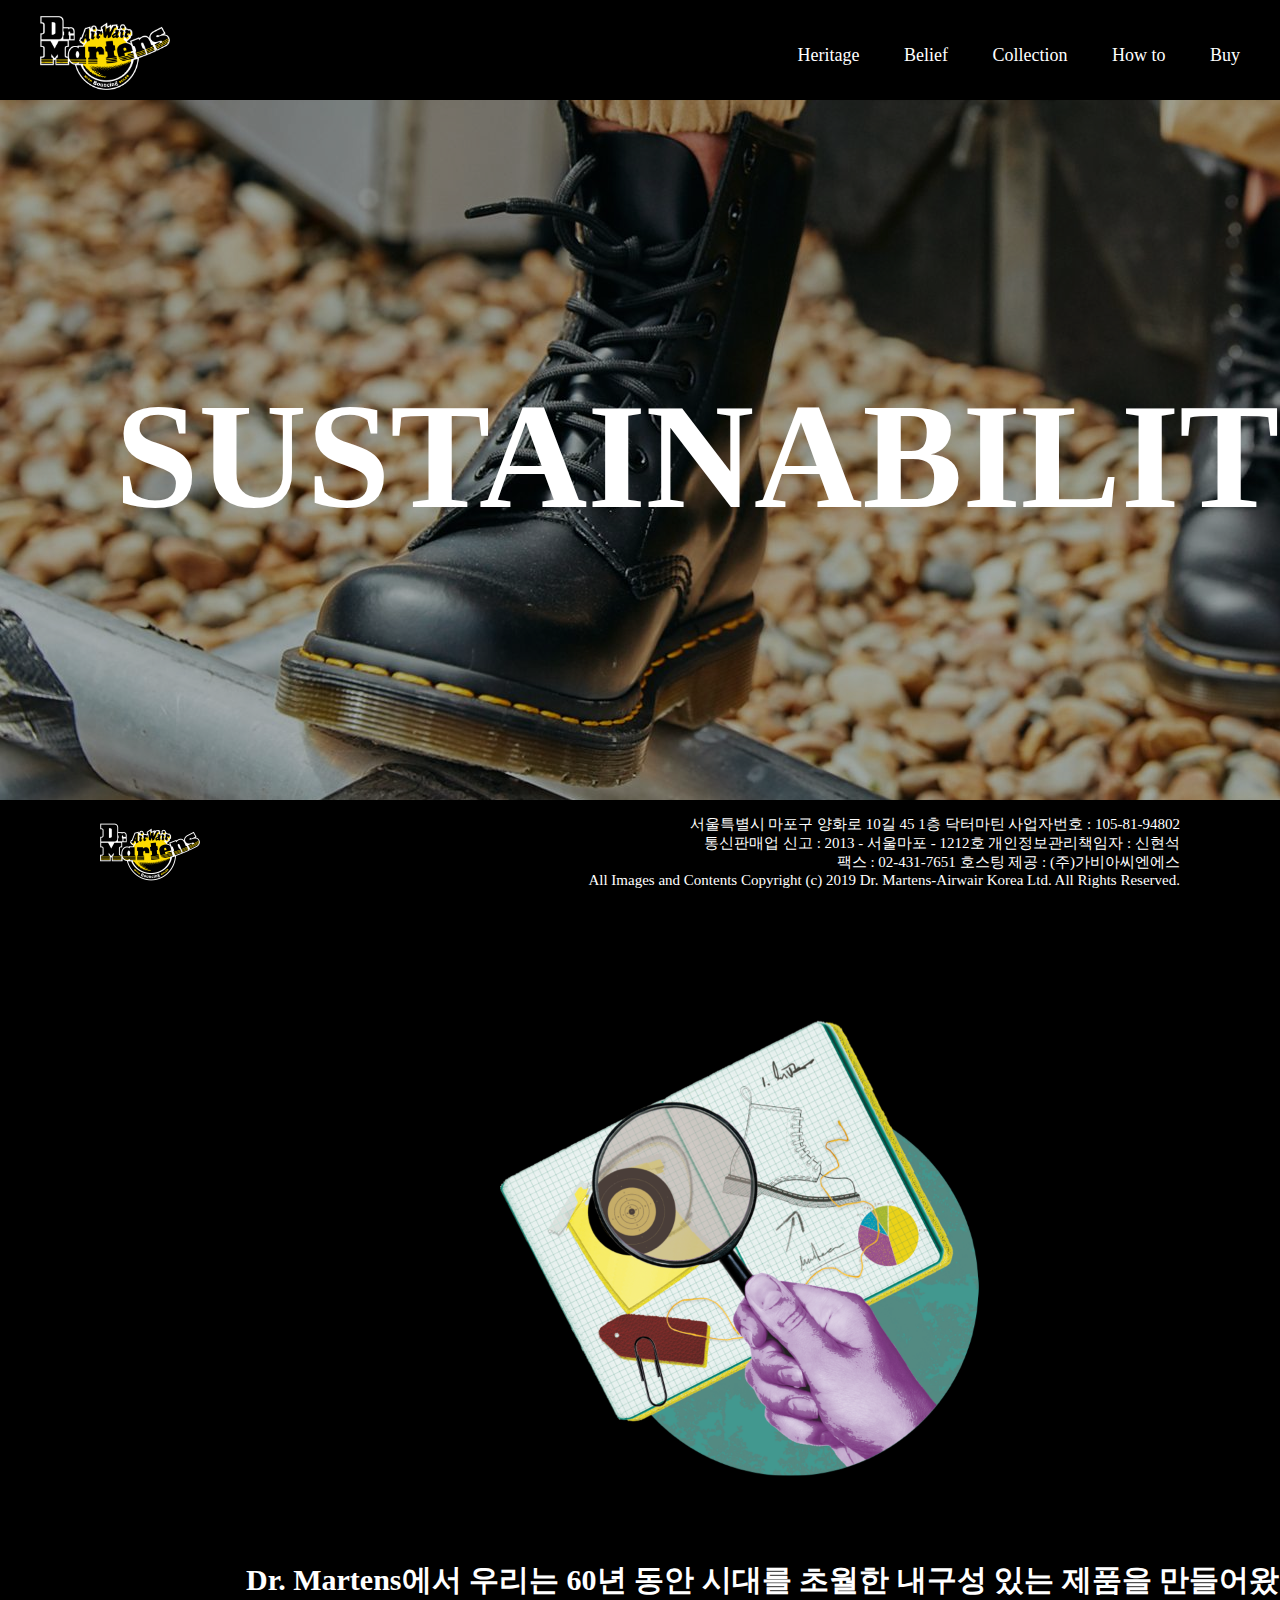
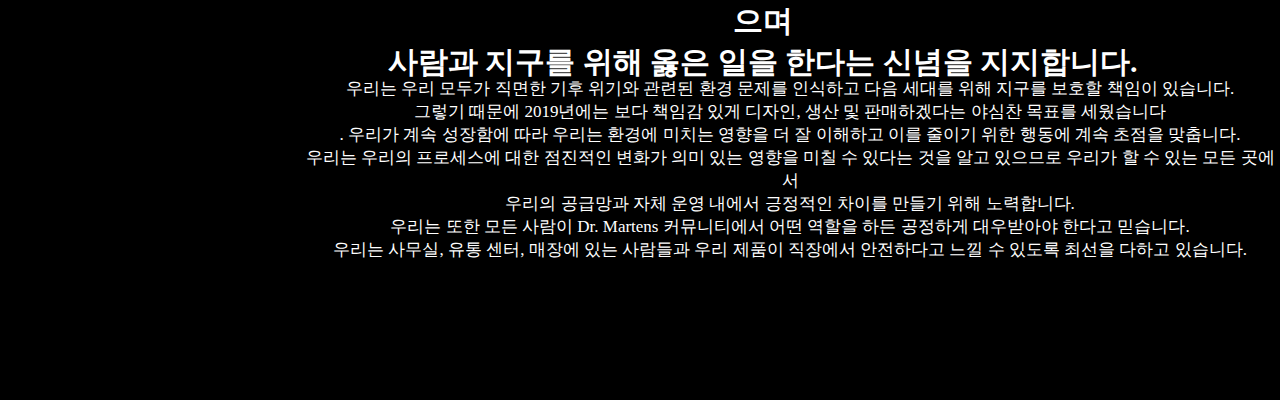
<file: Belief.html>
<!DOCTYPE html>
<html lang="en">
<head>
    <meta charset="UTF-8">
    <meta http-equiv="X-UA-Compatible" content="IE=edge">
    <meta name="viewport" content="width=device-width, initial-scale=1.0">
    <link rel="stylesheet" href="./css/header.css">
    <link rel="stylesheet" href="./css/style.css">
    <link rel="stylesheet" href="./css/footer.css">
    <title>Belief</title>
</head>
<body>
    <header>
        <div>
            <a href="index.html"><img src="./img/logo.png" width="130" style="top: -10px;"></a>
        </div>
        <ul>
            <a href="Heritage.html">
                <li>Heritage</li>
            </a>
            <a href="Belief.html">
                <li>Belief</li>
            </a>
            <a href="Collection.html">
                <li>Collection</li>
            </a>
            <a href="Howto.html">
                <li>How to</li>
            </a>
            <a href="buy.html">
                <li>Buy</li>
            </a>
        </ul>
    </header>

    <section>
        <div style="position: relative;">
            <div style="position:absolute; opacity: 70%;">
                <img src="./img/num11.jpg" alt="">
            </div>
                <p id="be1">SUSTAINABILITY</p>
        </div>

        <div id="be4" style="position:relative;">
            <div style="position:absolute; top:920px; left: 500px;">
                <img src="./img/num12.png" width="500">
            </div>
            <p id="be2">Dr. Martens에서 우리는 60년 동안 시대를 초월한 내구성 있는 제품을 만들어왔으며<br>
                 사람과 지구를 위해 옳은 일을 한다는 신념을 지지합니다.</p>
                 <p id="be3">우리는 우리 모두가 직면한 기후 위기와 관련된 환경 문제를 인식하고 다음 세대를 위해 지구를 보호할 책임이 있습니다.<br>그렇기 때문에 2019년에는 보다 책임감 있게 디자인, 생산 및 판매하겠다는 야심찬 목표를 세웠습니다<br>. 우리가 계속 성장함에 따라 우리는 환경에 미치는 영향을 더 잘 이해하고 이를 줄이기 위한 행동에 계속 초점을 맞춥니다.<br> 우리는 우리의 프로세스에 대한 점진적인 변화가 의미 있는 영향을 미칠 수 있다는 것을 알고 있으므로 우리가 할 수 있는 모든 곳에서<br> 우리의 공급망과 자체 운영 내에서 긍정적인 차이를 만들기 위해 노력합니다.<br>우리는 또한 모든 사람이 Dr. Martens 커뮤니티에서 어떤 역할을 하든 공정하게 대우받아야 한다고 믿습니다.<br>우리는 사무실, 유통 센터, 매장에 있는 사람들과 우리 제품이 직장에서 안전하다고 느낄 수 있도록 최선을 다하고 있습니다. </p>
        </div>
    </section>


    <footer> <!-- footer -->
        <div>
            <img src="./img/logo.png" width="100">
        </div>

        <div>
            <ul id="fot">
                <li>서울특별시 마포구 양화로 10길 45 1층 닥터마틴
                    사업자번호 : 105-81-94802</li>
                <li>통신판매업 신고 : 2013 - 서울마포 - 1212호
                    개인정보관리책임자 : 신현석
                </li>
                <li>팩스 : 02-431-7651
                    호스팅 제공 : (주)가비아씨엔에스</li>
                <li>All Images and Contents Copyright (c) 2019 Dr. Martens-Airwair Korea Ltd. All Rights Reserved.</li>
            </ul>
        </div>
    </footer>
</body>
</html>
</file>
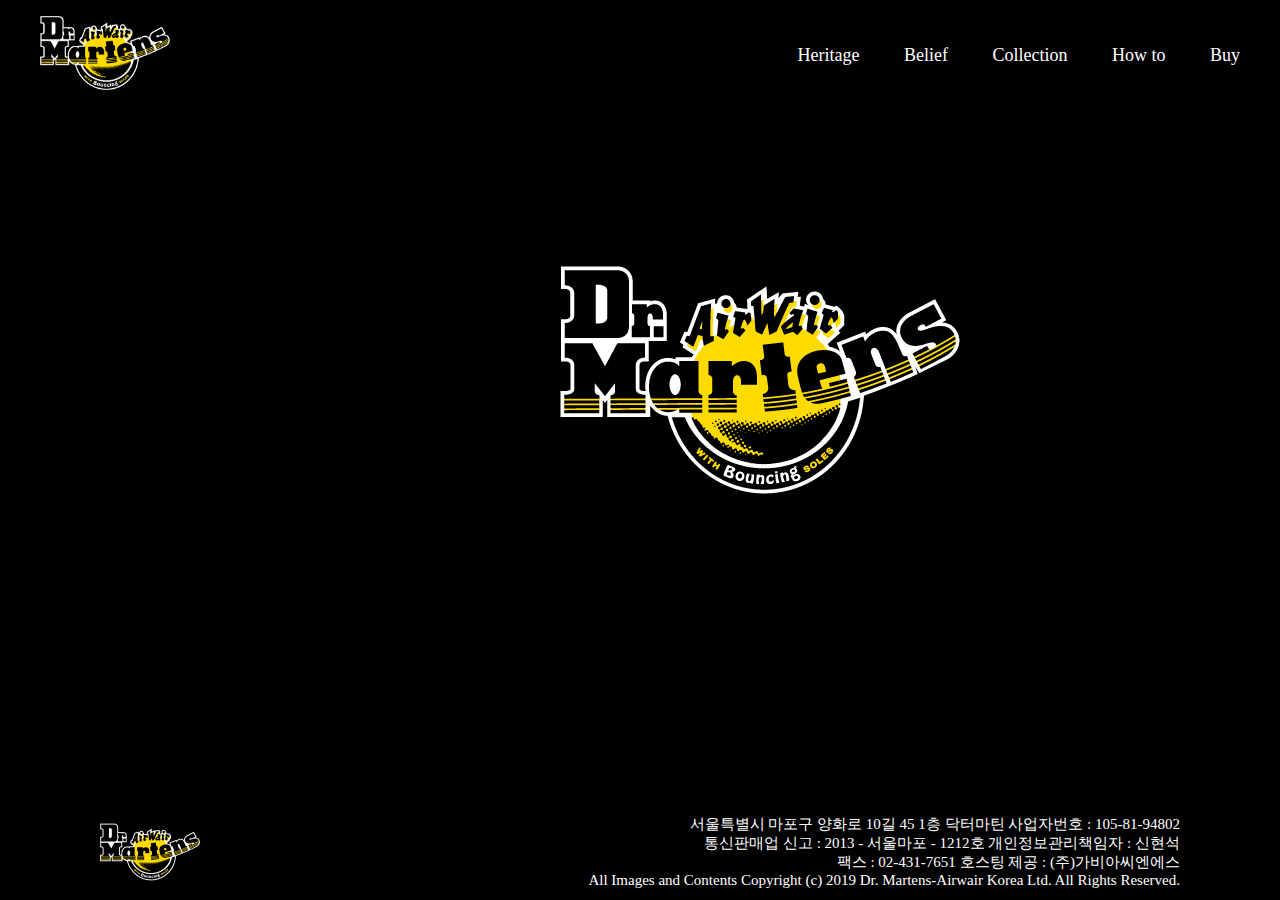
<file: buy.html>
<!DOCTYPE html>
<html lang="en">
<head>
    <meta charset="UTF-8">
    <meta http-equiv="X-UA-Compatible" content="IE=edge">
    <meta name="viewport" content="width=device-width, initial-scale=1.0">
    <link rel="stylesheet" href="./css/header.css">
    <link rel="stylesheet" href="./css/style.css">
    <link rel="stylesheet" href="./css/footer.css">
    <title>Buy</title>
    <style>
        .a img {
            transition: all 0.2s linear;
        }

        .a:hover img {
            transform: scale(1.2);
        }

    </style>
</head>
<body>
    <header>
        <div>
            <a href="index.html"><img src="./img/logo.png" width="130" style="top: -10px;"></a>
        </div>
        <ul>
            <a href="Heritage.html">
                <li>Heritage</li>
            </a>
            <a href="Belief.html">
                <li>Belief</li>
            </a>
            <a href="Collection.html">
                <li>Collection</li>
            </a>
            <a href="Howto.html">
                <li>How to</li>
            </a>
            <a href="buy.html">
                <li>Buy</li>
            </a>
        </ul>
    </header>

    <section>
        <div id="buy1" style="position:relative;"> 
            <div class="a" style="text-align: center; position: absolute; top: 80px; left:560px;">
            <a href="https://www.drmartens.co.kr/"><img src="./img/logo.png" alt=""></a>
        </div></div>
    </section>

    <footer> <!-- footer -->
        <div>
            <img src="./img/logo.png" width="100">
        </div>

        <div>
            <ul id="fot">
                <li>서울특별시 마포구 양화로 10길 45 1층 닥터마틴
                    사업자번호 : 105-81-94802</li>
                <li>통신판매업 신고 : 2013 - 서울마포 - 1212호
                    개인정보관리책임자 : 신현석
                </li>
                <li>팩스 : 02-431-7651
                    호스팅 제공 : (주)가비아씨엔에스</li>
                <li>All Images and Contents Copyright (c) 2019 Dr. Martens-Airwair Korea Ltd. All Rights Reserved.</li>
            </ul>
        </div>
    </footer>
</body>
</html>
</file>
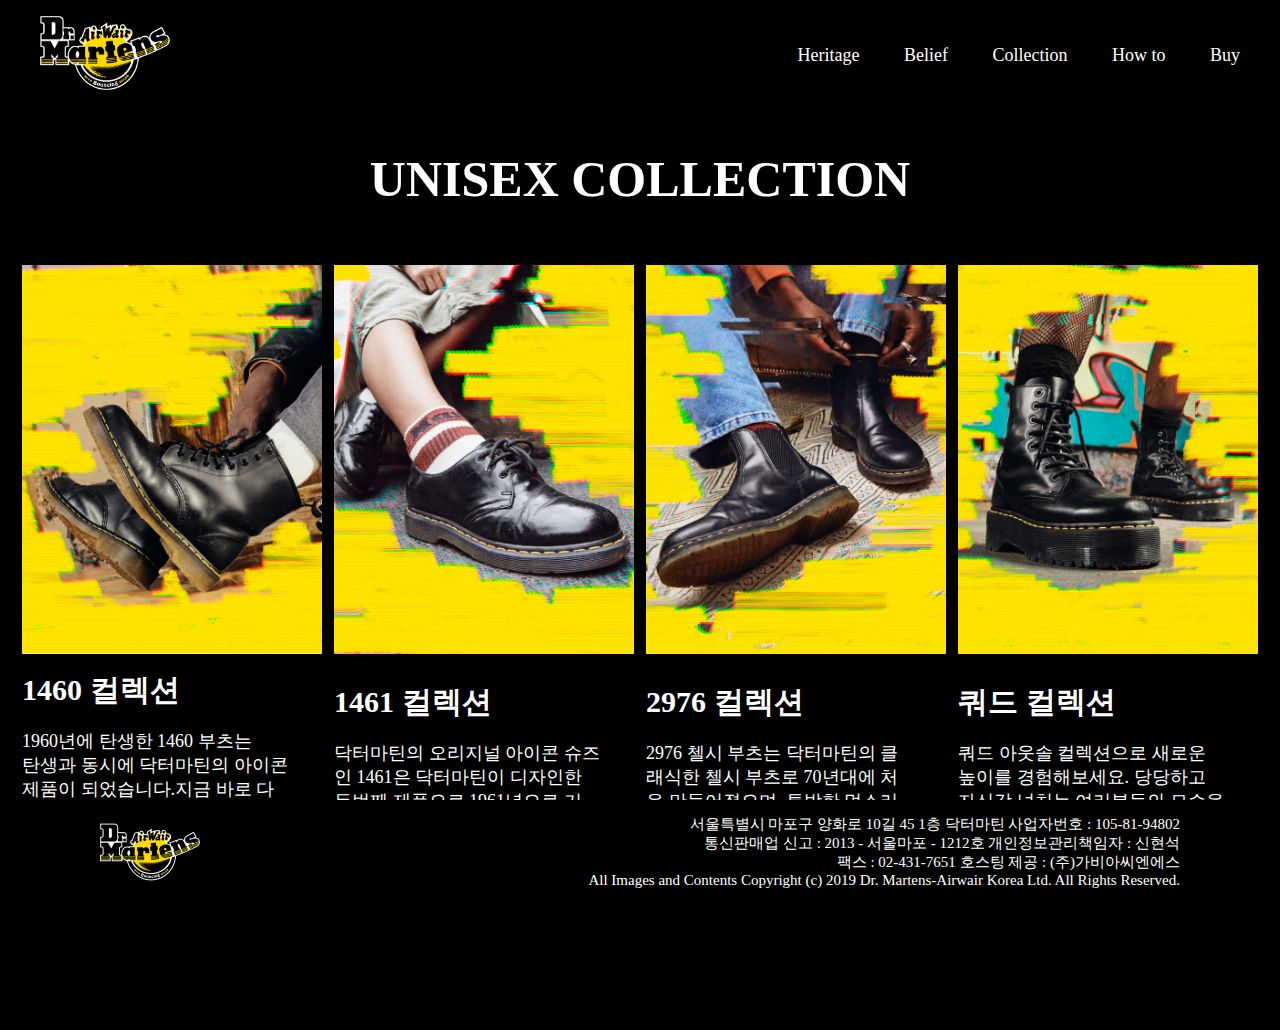
<file: Collection.html>
<!DOCTYPE html>
<html lang="en">

<head>
    <meta charset="UTF-8">
    <meta http-equiv="X-UA-Compatible" content="IE=edge">
    <meta name="viewport" content="width=device-width, initial-scale=1.0">
    <link rel="stylesheet" href="./css/header.css">
    <link rel="stylesheet" href="./css/style.css">
    <link rel="stylesheet" href="./css/footer.css">
    <title>Collection</title>
    <style>
        .a img {
            transition: all 0.2s linear;
        }

        .a:hover img {
            transform: scale(1.2);
        }

        .a {
            width: 300px;
            margin: 0px auto;
            overflow: hidden;
        }

        table {
            float: center;
            margin: 0 auto;
            padding: 0 auto;
        }
        
        td {
            padding: 5px;
        }
        
        span {
            font-size: 30px;
            font-weight: bold;
        }

        p {
            font-size: 18px;
        }

        section {
            width: 100%;
            height: 880px;
        }
    </style>
</head>

<body>
    <header>
        <div>
            <a href="index.html"><img src="./img/logo.png" width="130" style="top: -10px;"></a>
        </div>
        <ul>
            <a href="Heritage.html">
                <li>Heritage</li>
            </a>
            <a href="Belief.html">
                <li>Belief</li>
            </a>
            <a href="Collection.html">
                <li>Collection</li>
            </a>
            <a href="Howto.html">
                <li>How to</li>
            </a>
            <a href="buy.html">
                <li>Buy</li>
            </a>
        </ul>
    </header>

    <section>
        <p id="col1">UNISEX COLLECTION</p>
        <table>
            <tr>
                <td class="a"><a href="#"><img src="./img/num13.png" width="300"></a></td>
                <td class="a"><a href="#"><img src="./img/num14.png" width="300"></a></td>
                <td class="a"><a href="#"><img src="./img/num15.png" width="300"></a></td>
                <td class="a"><a href="#"><img src="./img/num16.png" width="300"></a></td>
            </tr>
            <tr>
                <td><span>1460 컬렉션</span><p>1960년에 탄생한 1460 부츠는<br>탄생과 동시에 닥터마틴의 아이콘<br>제품이 되었습니다.지금 바로 다<br>양한 컬러와 텍스처의 1460 부츠<br>를 만나보세요.</p></td>
                <td><span>1461 컬렉션</span><p>닥터마틴의 오리지널 아이콘 슈즈<br>인 1461은 닥터마틴이 디자인한<br> 두번째 제품으로 1961년으로 거<br>슬러 올라갑니다.</p></td>
                <td><span>2976 컬렉션</span><p>2976 첼시 부츠는 닥터마틴의 클<br>래식한 첼시 부츠로 70년대에 처<br>음 만들어졌으며, 투박한 멋스러<br>움을 지닌 제품입니다.</p></td>
                <td><span>쿼드 컬렉션</span><p>쿼드 아웃솔 컬렉션으로 새로운<br>높이를 경험해보세요. 당당하고<br>자신감 넘치는 여러분들의 모습을<br>기대합니다</p></td>
            </tr>
        </table>
    </section>

    <footer>
        <!-- footer -->
        <div>
            <img src="./img/logo.png" width="100">
        </div>

        <div>
            <ul id="fot">
                <li>서울특별시 마포구 양화로 10길 45 1층 닥터마틴
                    사업자번호 : 105-81-94802</li>
                <li>통신판매업 신고 : 2013 - 서울마포 - 1212호
                    개인정보관리책임자 : 신현석
                </li>
                <li>팩스 : 02-431-7651
                    호스팅 제공 : (주)가비아씨엔에스</li>
                <li>All Images and Contents Copyright (c) 2019 Dr. Martens-Airwair Korea Ltd. All Rights Reserved.</li>
            </ul>
        </div>
    </footer>
</body>

</html>
</file>
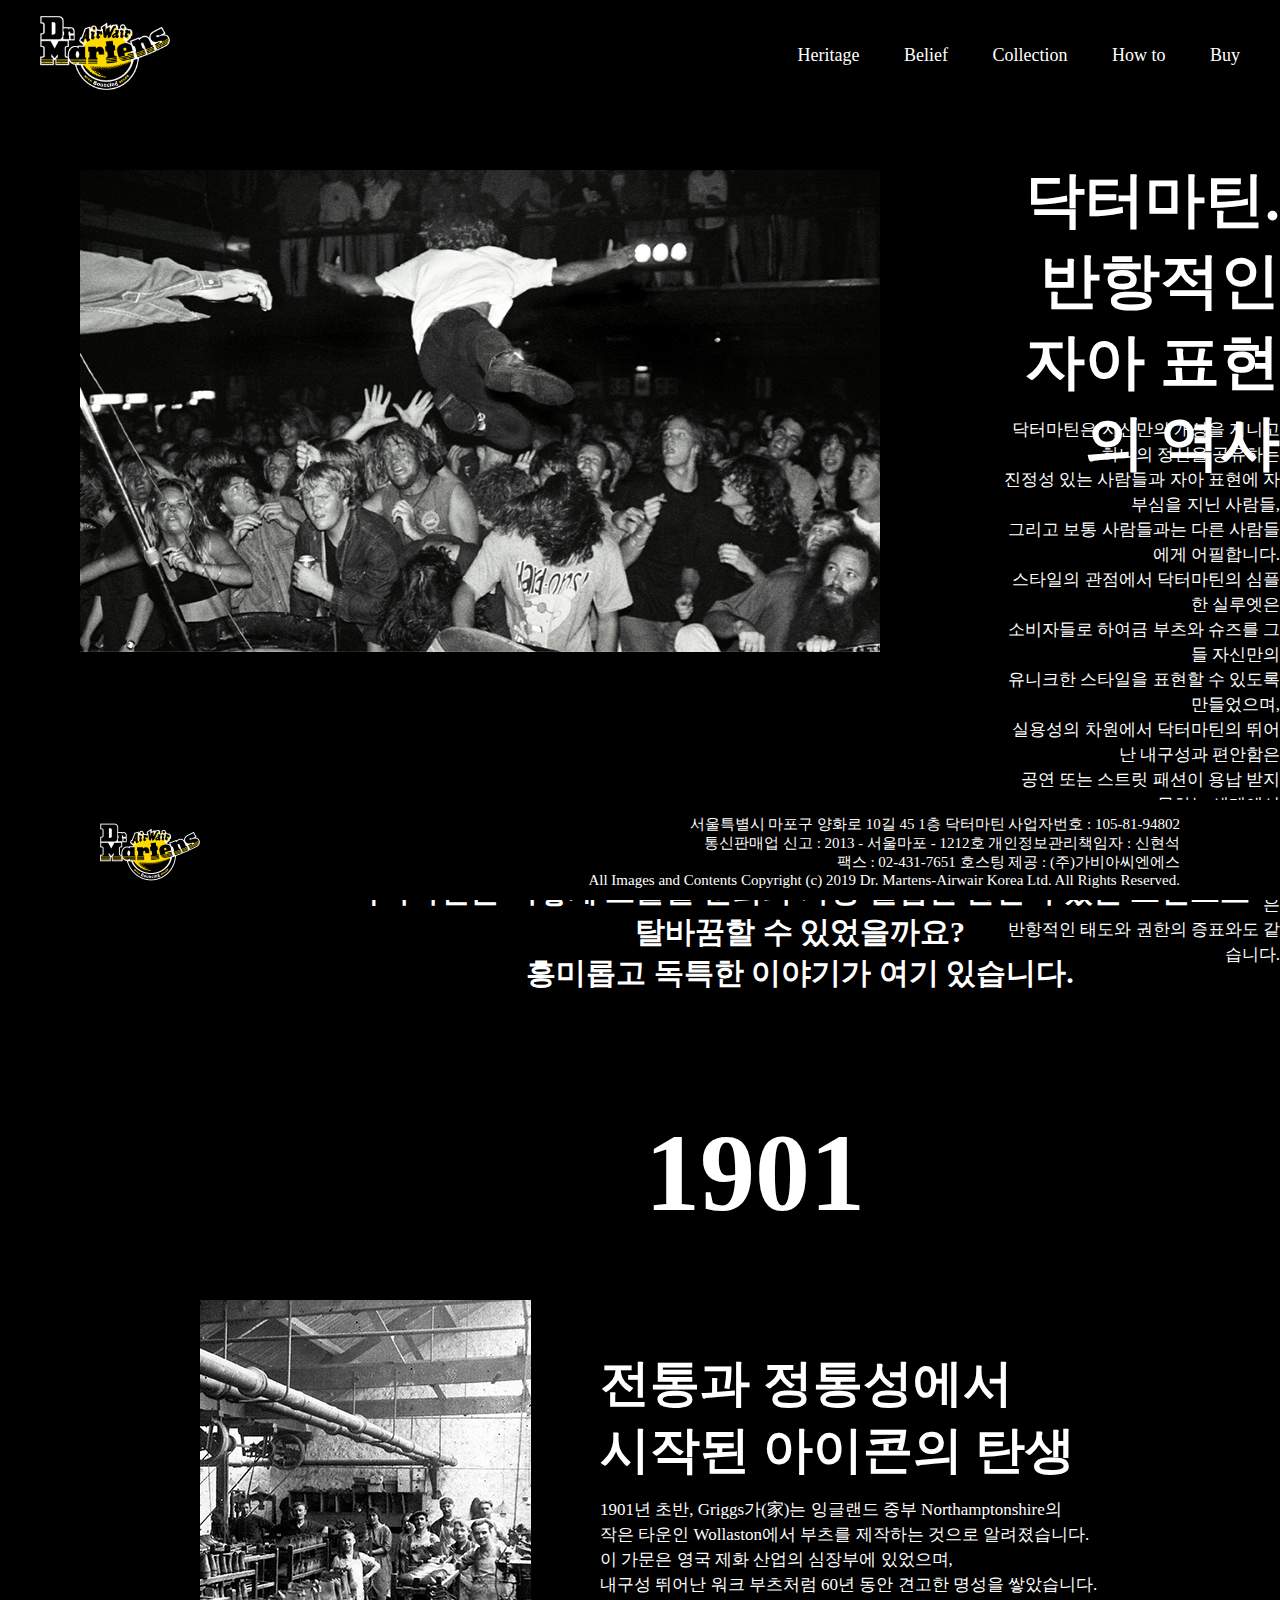
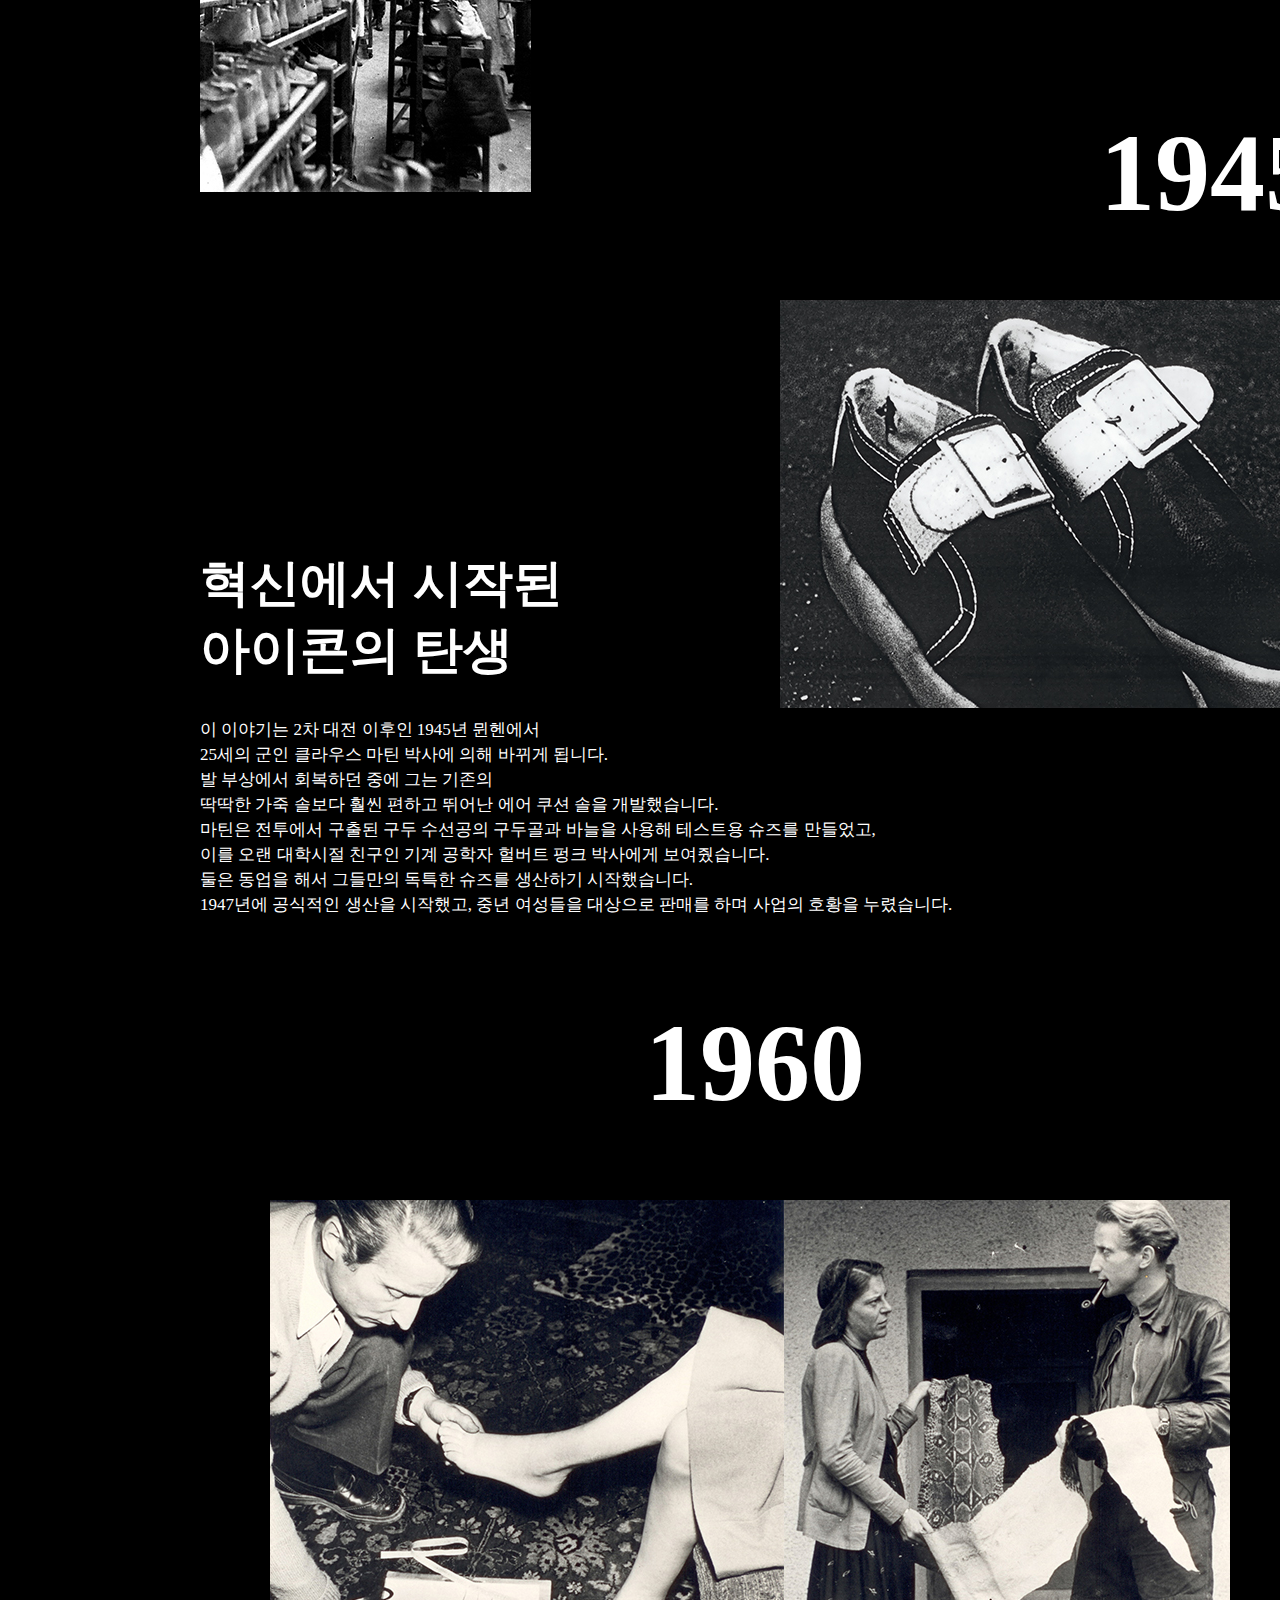
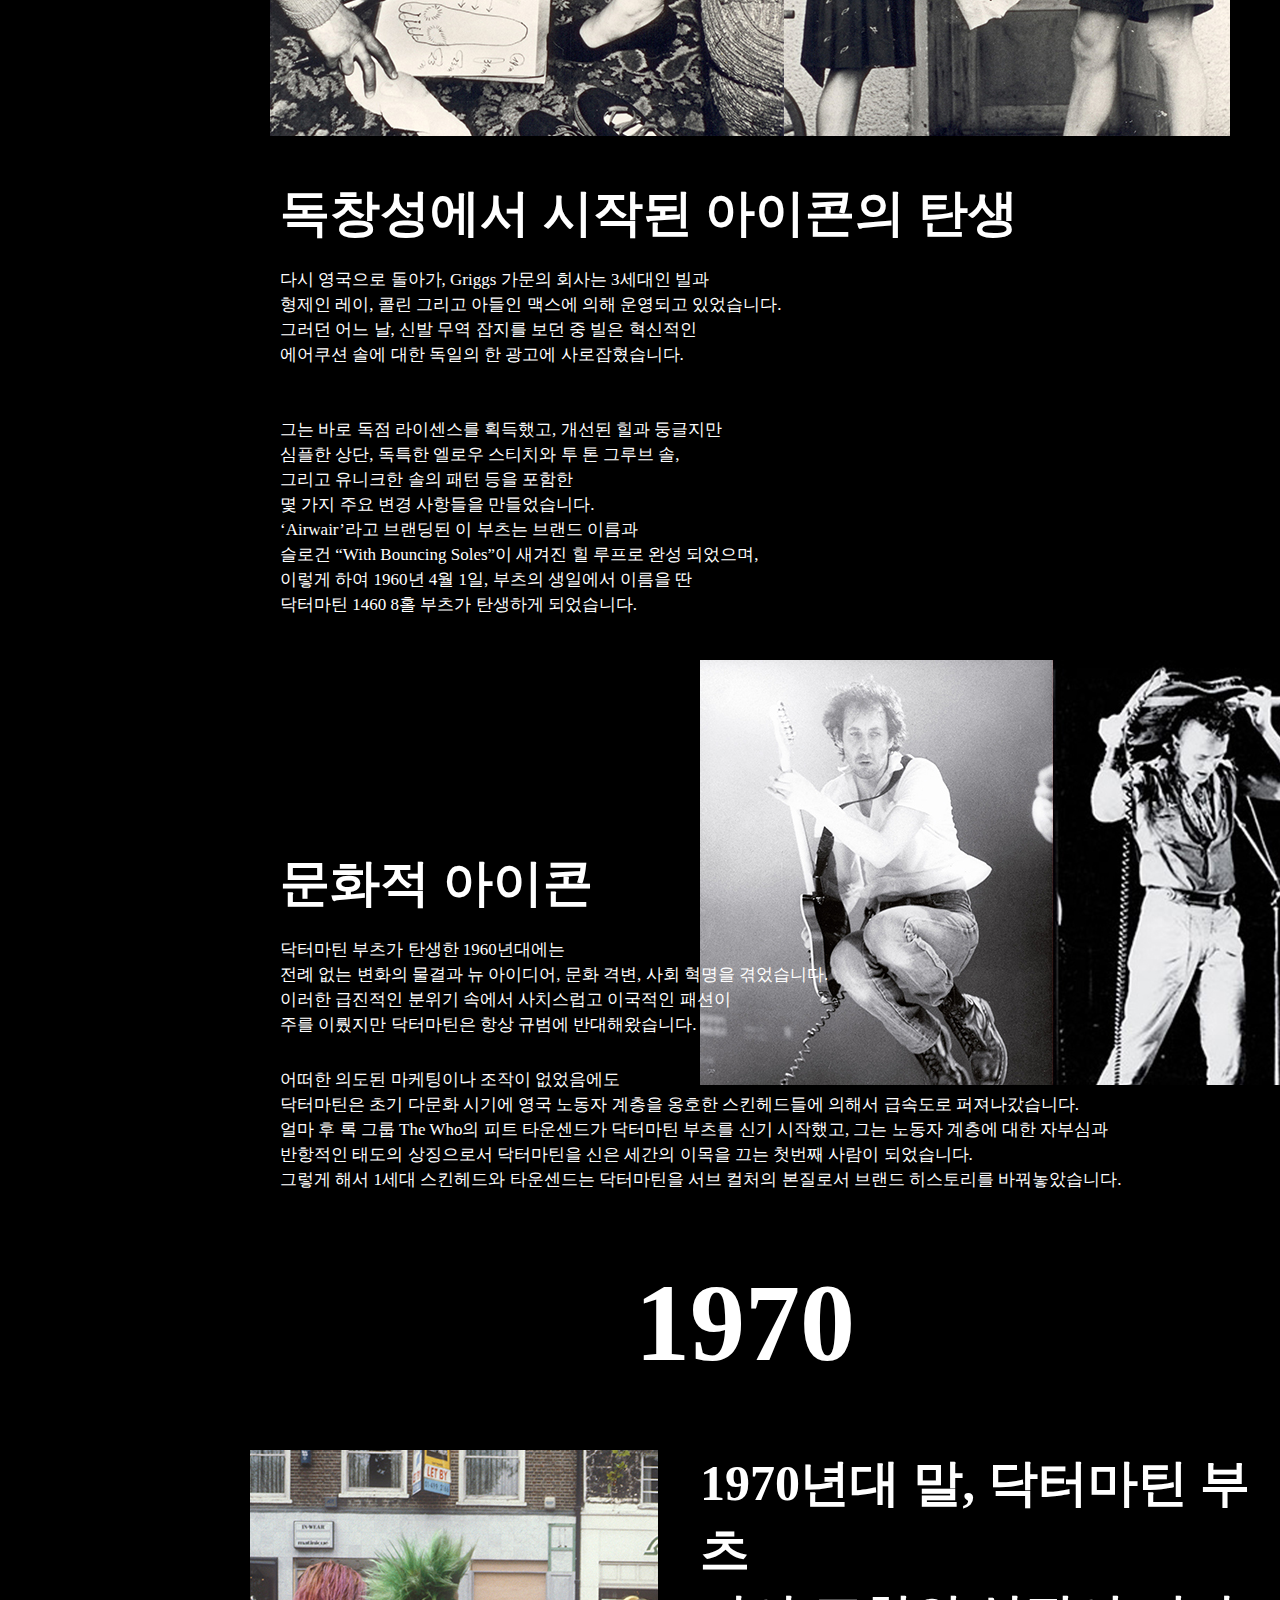
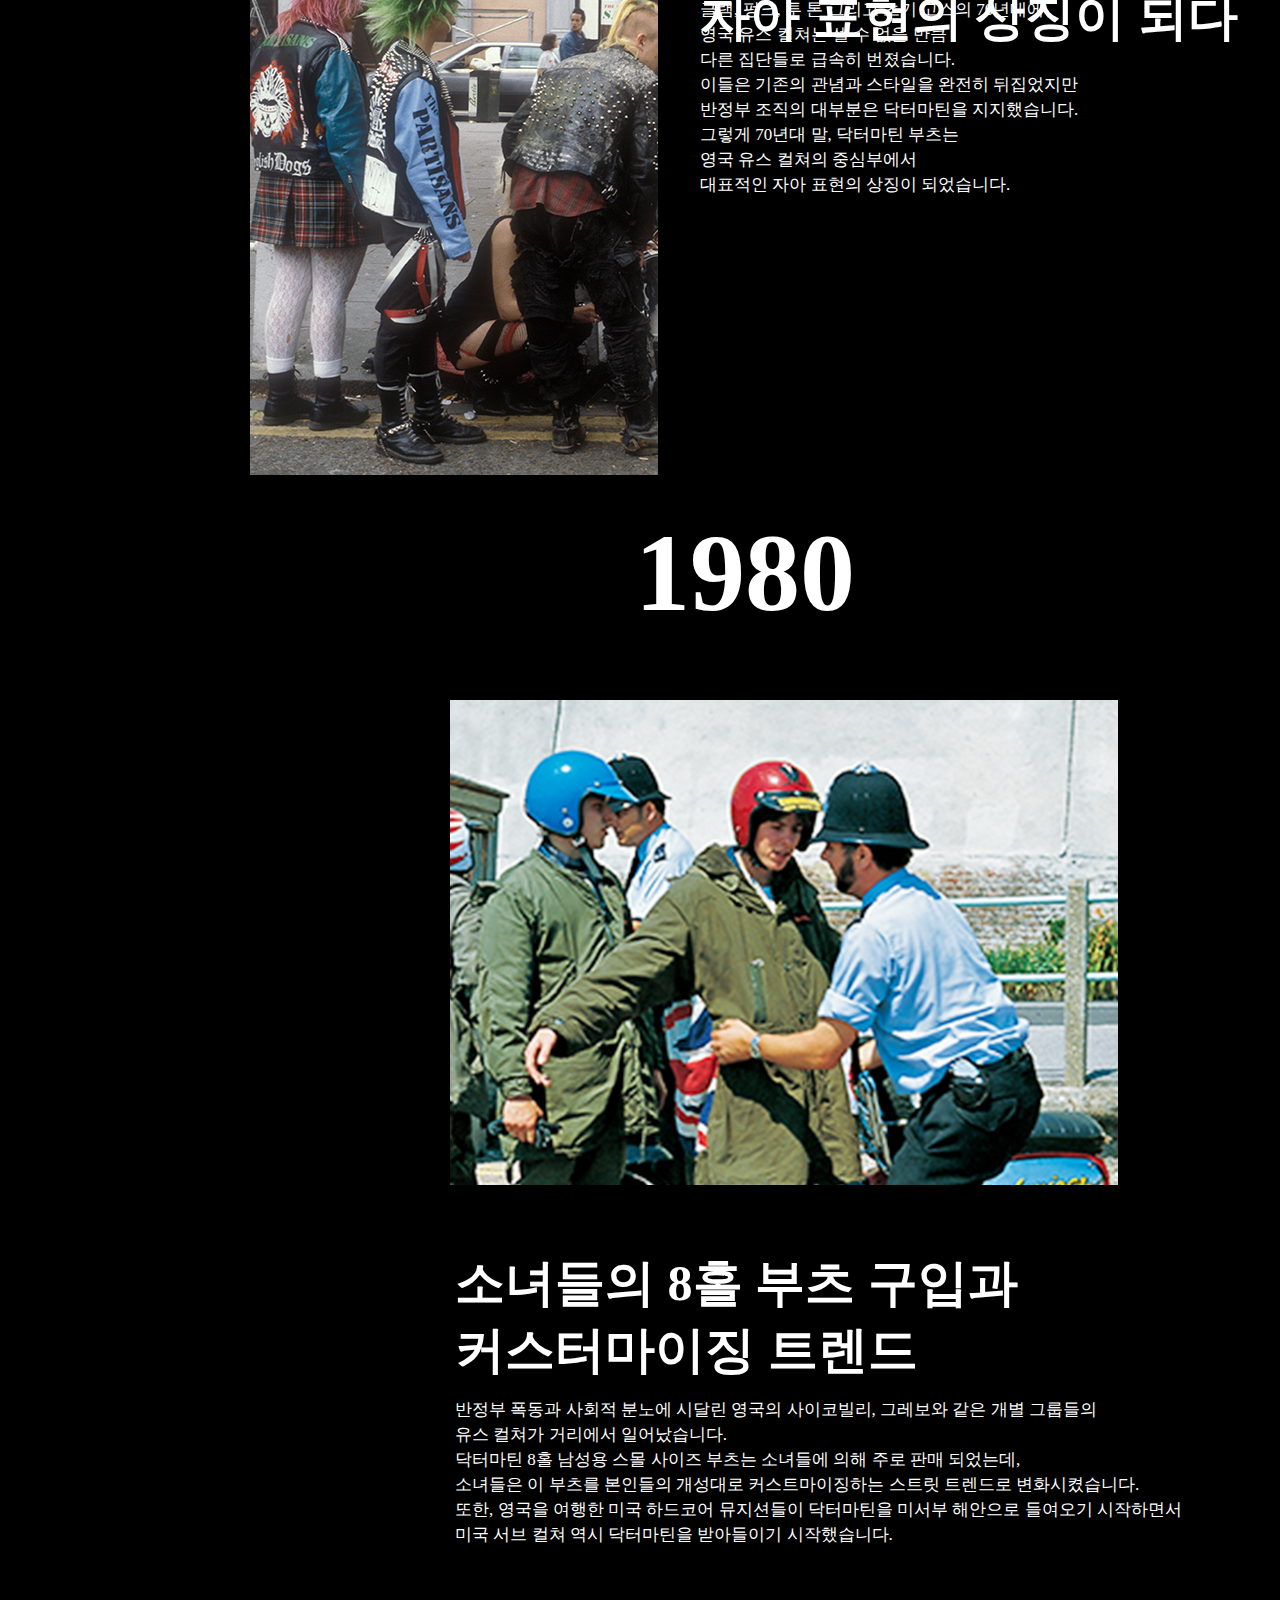
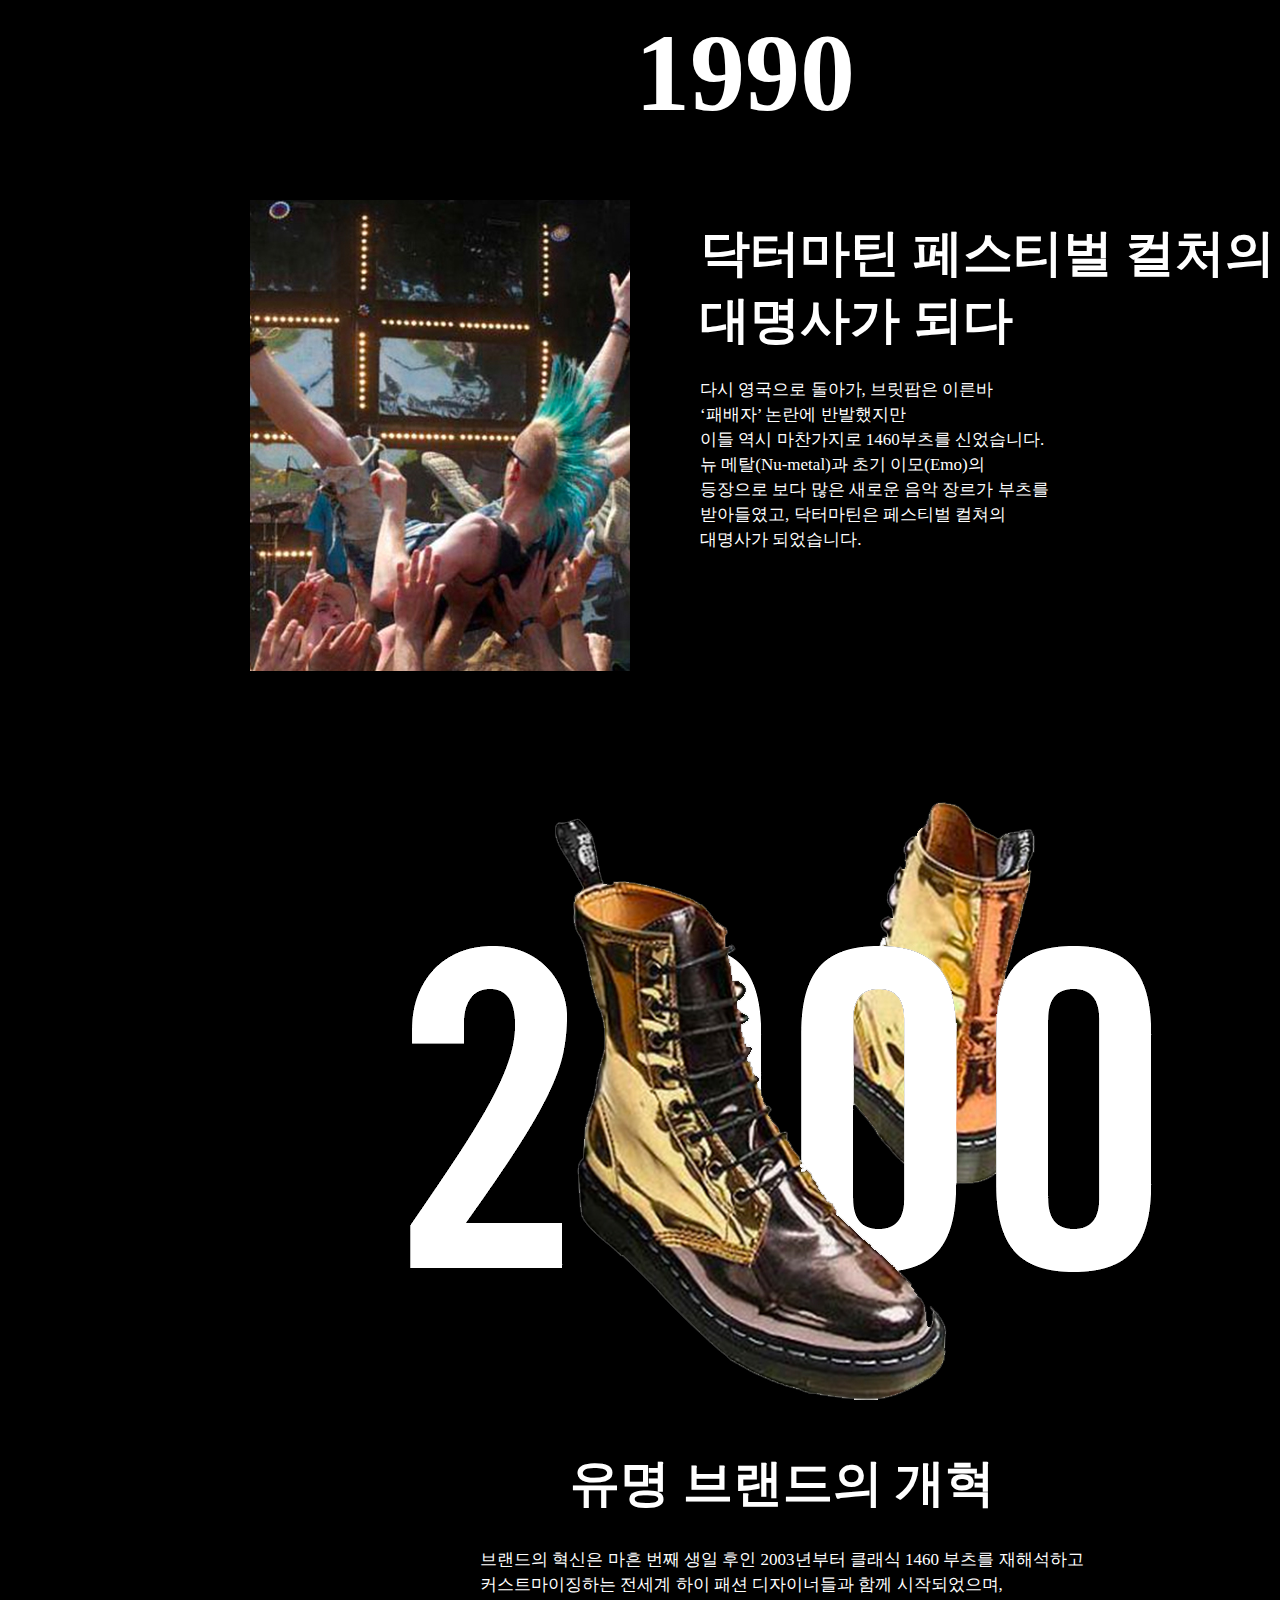
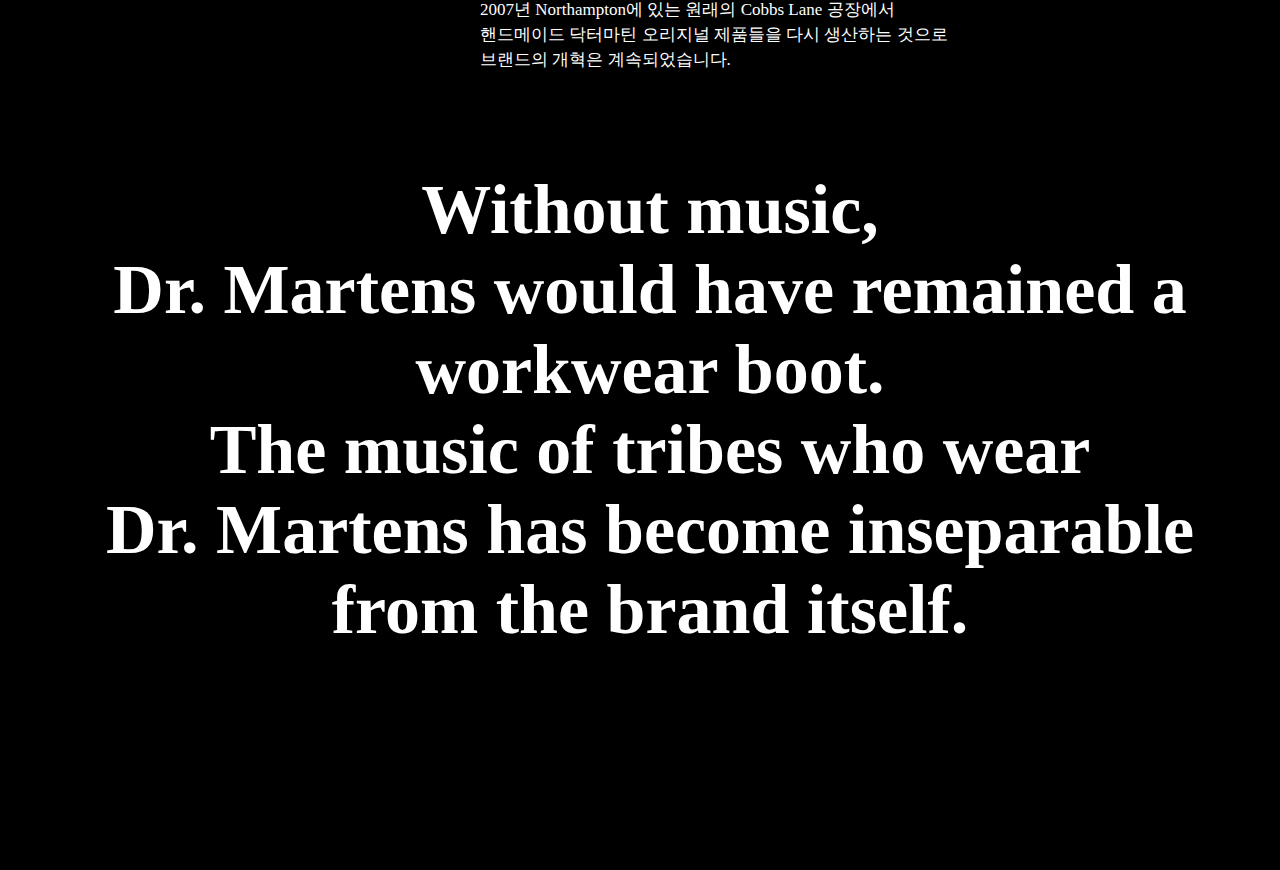
<file: Heritage.html>
<!DOCTYPE html>
<html lang="en">

<head>
    <meta charset="UTF-8">
    <meta http-equiv="X-UA-Compatible" content="IE=edge">
    <meta name="viewport" content="width=device-width, initial-scale=1.0">
    <link rel="stylesheet" href="./css/header.css">
    <link rel="stylesheet" href="./css/style.css">
    <link rel="stylesheet" href="./css/footer.css">
    <title>Heritage</title>
</head>

<body>
    <div class="wrap">
        <header>
            <div>
                <a href="index.html"><img src="./img/logo.png" width="130" style="top: -10px;"></a>
            </div>
            <ul>
                <a href="Heritage.html">
                    <li>Heritage</li>
                </a>
                <a href="Belief.html">
                    <li>Belief</li>
                </a>
                <a href="Collection.html">
                    <li>Collection</li>
                </a>
                <a href="Howto.html">
                    <li>How to</li>
                </a>
                <a href="buy.html">
                    <li>Buy</li>
                </a>
            </ul>
        </header> <!-- 헤더 -->

        <div style="position: relative;">
            <div style="position: absolute; text-align: left; left: 80px; top: 70px;">
                <img src="./img/num1.jpg" width="800">
            </div>

            <p id="heritage1">닥터마틴.<br>
                반항적인<br>
                자아 표현의 역사</p>

            <p id="heritage2">닥터마틴은 자신만의 개성을 지니고 하나의 정신을 공유하는<br>
                진정성 있는 사람들과 자아 표현에 자부심을 지닌 사람들,<br>
                그리고 보통 사람들과는 다른 사람들에게 어필합니다.<br>
                스타일의 관점에서 닥터마틴의 심플한 실루엣은<br>
                소비자들로 하여금 부츠와 슈즈를 그들 자신만의<br>
                유니크한 스타일을 표현할 수 있도록 만들었으며,<br>
                실용성의 차원에서 닥터마틴의 뛰어난 내구성과 편안함은<br>
                공연 또는 스트릿 패션이 용납 받지 못하는 세계에서<br>
                가장 이상적인 존재로 자리잡게 했습니다.<br>
                끝으로 감성적인 측면에서 닥터마틴은<br>
                반항적인 태도와 권한의 증표와도 같습니다.</p>

            <p id="heritage3">
                하지만 처음부터 이랬던 것은 아니었습니다.<br>
                닥터마틴은 어떻게 오늘날 문화와 가장 밀접한 관련이 있는 브랜드로<br>
                탈바꿈할 수 있었을까요?<br>
                흥미롭고 독특한 이야기가 여기 있습니다.<br>
            </p>
        </div>

        <div style="position:relative;">
            <p id="heritage4">1901</p>
            <div style="position: absolute; top: 1200px; left: 200px;">
                <img src="./img/num2.jpg">
            </div>
            <p id="heritage5">
                전통과 정통성에서<br>
                시작된 아이콘의 탄생
            </p>
            <p id="heritage6">1901년 초반, Griggs가(家)는 잉글랜드 중부 Northamptonshire의<br>
                작은 타운인 Wollaston에서 부츠를 제작하는 것으로 알려졌습니다.<br>
                이 가문은 영국 제화 산업의 심장부에 있었으며,<br>
                내구성 뛰어난 워크 부츠처럼 60년 동안 견고한 명성을 쌓았습니다.<br></p>
        </div>

        <div style="position:relative;">
            <p id="heritage7">1945</p>
            <div style="position: absolute; top: 1800px; left: 780px;">
                <img src="./img/num3.jpg">
            </div>
            <p id="heritage8">
                혁신에서 시작된<br>
                아이콘의 탄생
            </p>
            <p id="heritage9">이 이야기는 2차 대전 이후인 1945년 뮌헨에서 <br>25세의 군인 클라우스 마틴 박사에 의해 바뀌게 됩니다.<br>
                발 부상에서 회복하던 중에 그는 기존의 <br>딱딱한 가죽 솔보다 훨씬 편하고 뛰어난 에어 쿠션 솔을 개발했습니다.<br>
                마틴은 전투에서 구출된 구두 수선공의 구두골과 바늘을 사용해 테스트용 슈즈를 만들었고,<br>
                이를 오랜 대학시절 친구인 기계 공학자 헐버트 펑크 박사에게 보여줬습니다.<br>
                둘은 동업을 해서 그들만의 독특한 슈즈를 생산하기 시작했습니다.<br>
                1947년에 공식적인 생산을 시작했고, 중년 여성들을 대상으로 판매를 하며 사업의 호황을 누렸습니다.</p>
        </div>

        <div style="position:relative;">
            <p id="heritage10">1960</p>
            <div style="position: absolute; top: 2700px; left: 270px;">
                <img src="./img/num4.jpg" alt="">
        </div>
        <p id="heritage11">독창성에서 시작된
            아이콘의 탄생</p>
            <p id="heritage12">다시 영국으로 돌아가, Griggs 가문의 회사는 3세대인 빌과<br>
                형제인 레이, 콜린 그리고 아들인 맥스에 의해 운영되고 있었습니다.<br>
                그러던 어느 날, 신발 무역 잡지를 보던 중 빌은 혁신적인<br>
                에어쿠션 솔에 대한 독일의 한 광고에 사로잡혔습니다.</p>
            <p id="heritage13">그는 바로 독점 라이센스를 획득했고, 개선된 힐과 둥글지만<br>
                심플한 상단, 독특한 엘로우 스티치와 투 톤 그루브 솔,<br>
                그리고 유니크한 솔의 패턴 등을 포함한<br>
                몇 가지 주요 변경 사항들을 만들었습니다.<br>
                ‘Airwair’라고 브랜딩된 이 부츠는 브랜드 이름과<br>
                슬로건 “With Bouncing Soles”이 새겨진 힐 루프로 완성 되었으며,<br>이렇게 하여 1960년 4월 1일, 부츠의 생일에서 이름을 딴<br>
                닥터마틴 1460 8홀 부츠가 탄생하게 되었습니다.</p>
    </div>

    <div style="position: relative;">
        <div style="position: absolute; top: 3760px; left: 700px;">
            <img src="./img/num6.jpg" alt="">
        </div>
        <p id="heritage14">문화적 아이콘</p>
        <p id="heritage15">닥터마틴 부츠가 탄생한 1960년대에는 <br>전례 없는 변화의 물결과 뉴 아이디어, 문화 격변, 사회 혁명을 겪었습니다. <br>
            이러한 급진적인 분위기 속에서 사치스럽고 이국적인 패션이 <Br>주를 이뤘지만 닥터마틴은 항상 규범에 반대해왔습니다.</p>
            <p id="heritage16">어떠한 의도된 마케팅이나 조작이 없었음에도<br>
                닥터마틴은 초기 다문화 시기에 영국 노동자 계층을 옹호한 스킨헤드들에 의해서 급속도로 퍼져나갔습니다.<br>
                얼마 후 록 그룹 The Who의 피트 타운센드가 닥터마틴 부츠를 신기 시작했고, 그는 노동자 계층에 대한 자부심과<br>
                반항적인 태도의 상징으로서 닥터마틴을 신은 세간의 이목을 끄는 첫번째 사람이 되었습니다.<br>
                그렇게 해서 1세대 스킨헤드와 타운센드는 닥터마틴을 서브 컬처의 본질로서 브랜드 히스토리를 바꿔놓았습니다.</p>
    </div>

    <div style="position:relative;">
        <p id="heritage17">1970</p>
        <div style="position:absolute; top: 4550px; left: 250px;">
            <img src="./img/num7.jpg" alt="">
        </div>
        <p id="heritage18">1970년대 말, 닥터마틴 부츠<br>
            자아 표현의 상징이 되다</p>
            <p id="heritage19">글램, 펑크, 투 톤 그리고 초기 고스의 70년대에<br>
                영국 유스 컬쳐는 셀 수 없을 만큼<br>
                다른 집단들로 급속히 번졌습니다.<br>
                이들은 기존의 관념과 스타일을 완전히 뒤집었지만<br>
                반정부 조직의 대부분은 닥터마틴을 지지했습니다.<br>
                그렇게 70년대 말, 닥터마틴 부츠는<br>
                영국 유스 컬쳐의 중심부에서<br>
                대표적인 자아 표현의 상징이 되었습니다.</p>
    </div>

    <div style="position:relative;">
        <p id="heritage20">1980</p>
        <div style="position: absolute; top: 5400px; left: 450px;">
            <img src="./img/num8.jpg" alt="">
        </div>
        <p id="heritage21">소녀들의 8홀 부츠 구입과<br>
            커스터마이징 트렌드</p>
            <p id="heritage22">반정부 폭동과 사회적 분노에 시달린 영국의 사이코빌리, 그레보와 같은 개별 그룹들의<br>
                유스 컬쳐가 거리에서 일어났습니다.<br>
                닥터마틴 8홀 남성용 스몰 사이즈 부츠는 소녀들에 의해 주로 판매 되었는데,<br>
                소녀들은 이 부츠를 본인들의 개성대로 커스트마이징하는 스트릿 트렌드로 변화시켰습니다.<br>
                또한, 영국을 여행한 미국 하드코어 뮤지션들이 닥터마틴을 미서부 해안으로 들여오기 시작하면서<br>
                미국 서브 컬쳐 역시 닥터마틴을 받아들이기 시작했습니다.</p>
    </div>

    <div style="position:relative;">
        <p id="heritage23">1990</p>
        <div style="position:absolute; top: 6500px; left: 250px;">
            <img src="./img/num9.jpg" alt="">
        </div>
        <p id="heritage24">닥터마틴 페스티벌 컬처의<br>
            대명사가 되다</p>
            <p id="heritage25">다시 영국으로 돌아가, 브릿팝은 이른바<br>
                ‘패배자’ 논란에 반발했지만<br>
                이들 역시 마찬가지로 1460부츠를 신었습니다.<br>
                뉴 메탈(Nu-metal)과 초기 이모(Emo)의<br>
                등장으로 보다 많은 새로운 음악 장르가 부츠를<br>
                받아들였고, 닥터마틴은 페스티벌 컬쳐의<br>
                대명사가 되었습니다.</p>
    </div>

    <div style="position:relative;">
        <div style="position:absolute; top:7100px; left: 300px;">
            <img src="./img/num10.png" alt="">
        </div>
        <p id="heritage26">유명 브랜드의 개혁</p>
        <p id="heritage27">브랜드의 혁신은 마흔 번째 생일 후인 2003년부터 클래식 1460 부츠를 재해석하고<br>
            커스트마이징하는 전세계 하이 패션 디자이너들과 함께 시작되었으며,<Br>
            2007년 Northampton에 있는 원래의 Cobbs Lane 공장에서<br>
            핸드메이드 닥터마틴 오리지널 제품들을 다시 생산하는 것으로<br>
            브랜드의 개혁은 계속되었습니다.</p>
    </div>

    <div style="position:relative;">
        <p id="heritage28">Without music,<br>
            Dr. Martens would have remained a workwear boot.<br>
            The music of tribes who wear<br>
            Dr. Martens has become inseparable<br>
            from the brand itself.</p>
    </div>

    <div id="heritage29"></div>
    </div>
    <footer> <!-- footer -->
        <div>
            <img src="./img/logo.png" width="100">
        </div>

        <div>
            <ul id="fot">
                <li>서울특별시 마포구 양화로 10길 45 1층 닥터마틴
                    사업자번호 : 105-81-94802</li>
                <li>통신판매업 신고 : 2013 - 서울마포 - 1212호
                    개인정보관리책임자 : 신현석
                </li>
                <li>팩스 : 02-431-7651
                    호스팅 제공 : (주)가비아씨엔에스</li>
                <li>All Images and Contents Copyright (c) 2019 Dr. Martens-Airwair Korea Ltd. All Rights Reserved.</li>
            </ul>
        </div>
    </footer>
</body>

</html>
</file>
<file: css/header.css>
body {
    background-color: black;
    color: white;
    margin: 0;
    padding: 0;
    width: 100%;
    height: 100%;
    overflow-x: hidden;
}

* {
    font-family: 'Spoqa Han Sans Neo', 'sans-serif';
}

header {
    width: 100%;
    height: 100px;
    background-color: black;
    font-size: 18px;
}

header img {
    float: left;
    margin-top: -12px;
    margin-left: 40px;   
}

a {
    text-decoration: none;
    color: white;
}

header ul {
    text-decoration: none;
    color: white;
    margin-right: 20px;
    float: right;
}

header li {
    padding: 20px;
    display: inline-block;
    list-style: none;
    margin-top: 7px;
}
</file>
<file: css/style.css>
.bg {
    width: 100%;
    overflow-x: hidden;
    margin: 0px auto;
    position: relative;
    opacity: 60%;
    background-repeat: no-repeat;
    background-size: cover;
}

.vip {
    position: absolute;
    width: 100%;
    top: 380px;
    text-align: center;
    color: rgb(227, 227, 227);
    font-family: 'Butler';
    font-size: 118px;
}

.vip p {
    font-family: 'Butler';
    font-weight: bold;
}

/* 헤더 메인 */

#heritage1 {
    font-weight: bold;
    font-size: 60px;
    text-align: right;
    position: absolute;
    left: 1000px;
}

#heritage2 {
    font-size: 17px;
    text-align: right;
    position: absolute;
    top: 300px;
    left: 1000px;
    line-height: 25px;
}

#heritage3 {
    font-weight: bold;
    position: absolute;
    font-size: 30px;
    text-align: center;
    top: 700px;
    left: 350px;
}

#heritage4 {
    font-weight: bold;
    font-size: 110px;
    float: center;
    text-align: center;
    position: absolute;
    top: 900px;
    left: 645px;
    margin-bottom: 10px;
}

#heritage5 {
    font-weight: bold;
    font-size: 50px;
    position: absolute;
    top: 1200px;
    left: 600px;
}

#heritage6 {
    font-size: 17px;
    text-align: left;
    position: absolute;
    top: 1380px;
    left: 600px;
    line-height: 25px;
}

#heritage7 {
    font-weight: bold;
    font-size: 110px;
    position: absolute;
    top: 1500px;
    left: 1100px;
}

#heritage8 {
    font-weight: bold;
    font-size: 50px;
    position: absolute;
    top: 2000px;
    left: 200px;
}

#heritage9 {
    font-size: 17px;
    text-align: left;
    position: absolute;
    top: 2200px;
    left: 200px;
    line-height: 25px;
}

#heritage10 {
    font-weight: bold;
    font-size: 110px;
    position: absolute;
    top: 2000px;
    left: 1100px;
}

#heritage10 {
    font-weight: bold;
    font-size: 110px;
    position: absolute;
    top: 2390px;
    left: 645px;
}

#heritage11 {
    font-weight: bold;
    font-size: 50px;
    position: absolute;
    top: 3230px;
    left: 280px;
    text-align: center;
}

#heritage12 {
    font-size: 17px;
    text-align: left;
    position: absolute;
    top: 3350px;
    left: 280px;
    line-height: 25px;
}

#heritage13 {
    font-size: 17px;
    text-align: left;
    position: absolute;
    top: 3500px;
    left: 280px;
    line-height: 25px;
}

#heritage14 {
    font-weight: bold;
    font-size: 50px;
    position: absolute;
    top: 3900px;
    left: 280px;
    text-align: center;
}

#heritage15 {
    font-size: 17px;
    text-align: left;
    position: absolute;
    top: 4020px;
    left: 280px;
    line-height: 25px;
}

#heritage16 {
    font-size: 17px;
    text-align: left;
    position: absolute;
    top: 4150px;
    left: 280px;
    line-height: 25px;
}

#heritage17 {
    font-weight: bold;
    font-size: 110px;
    position: absolute;
    top: 4250px;
    left: 635px;
}

#heritage18 {
    font-weight: bold;
    font-size: 50px;
    position: absolute;
    top: 4500px;
    left: 700px;
    text-align: left;
}

#heritage19 {
    font-size: 17px;
    text-align: left;
    position: absolute;
    top: 4680px;
    left: 700px;
    line-height: 25px;
}

#heritage20 {
    font-weight: bold;
    font-size: 110px;
    position: absolute;
    top: 5100px;
    left: 635px;
}

#heritage21 {
    font-weight: bold;
    font-size: 50px;
    position: absolute;
    top: 5900px;
    left: 455px;
    text-align: left;
}

#heritage22 {
    font-size: 17px;
    text-align: left;
    position: absolute;
    top: 6080px;
    left: 455px;
    line-height: 25px;
}

#heritage23 {
    font-weight: bold;
    font-size: 110px;
    position: absolute;
    top: 6200px;
    left: 635px;
}

#heritage24 {
    font-weight: bold;
    font-size: 50px;
    position: absolute;
    top: 6470px;
    left: 700px;
    text-align: left;
}

#heritage25 {
    font-size: 17px;
    text-align: left;
    position: absolute;
    top: 6660px;
    left: 700px;
    line-height: 25px;
}

#heritage26 {
    font-weight: bold;
    font-size: 50px;
    position: absolute;
    top: 7700px;
    left: 570px;
    text-align: left;
}

#heritage27 {
    font-size: 17px;
    text-align: left;
    position: absolute;
    top: 7830px;
    left: 480px;
    line-height: 25px;
}

#heritage28 {
    width: 100%;
    height: 700px;
    font-size: 70px;
    position:absolute;
    top: 8000px;
    left: 10px;
    font-family: 'Butler';
    font-weight: bold;
    text-align: center;
    margin-bottom: 300px;
}

#heritage29 {
    width: 100%;
    height: 200px;
    background-color: black;
}

/* Heritage 끝 */
/* Belief 시작 */ 

#be1 {
    font-size: 150px;
    top: 120px;
    left: 115px;
    position: absolute;
    font-family: 'Butler';
    font-weight: bold;
}

#be2 {
    font-size: 30px;
    font-weight: bold;
    position: absolute;
    top: 1430px;
    text-align: center;
    left: 245px;
}

#be3 {
    font-size: 17px;
    top: 1560px;
    left: 300px;
    text-align: center;
    position: absolute;
}

#be4 {
    width: 100%;
    height: 1900px;
}

/* col 시작 */

#col1 {
    font-size: 50px;
    text-align: center;
    color: white;
    font-weight: bold;
}

#howto1 {
    font-size: 50px;
    text-align: center;
    color: white;
    font-weight: bold;
}

#howto2 {
    font-size: 30px;
    text-align: center;
    font-weight: bold;
}
</file>
<file: css/footer.css>
footer {
    width: 100%;
    height: 100px;
    background-color: black;
    color: white;
    font-size: 15px;
    bottom: 0;
    position: fixed;
}

footer img {
    float: left;
    margin-left: 100px;
    margin-top: 2px;
}

#fot ul {
    text-decoration: none;
}

#fot li {
    text-decoration: none;
    list-style: none;
}

#fot {
    margin-right: 100px;
    margin-top: 15px;
    text-align: right;
}
</file>
